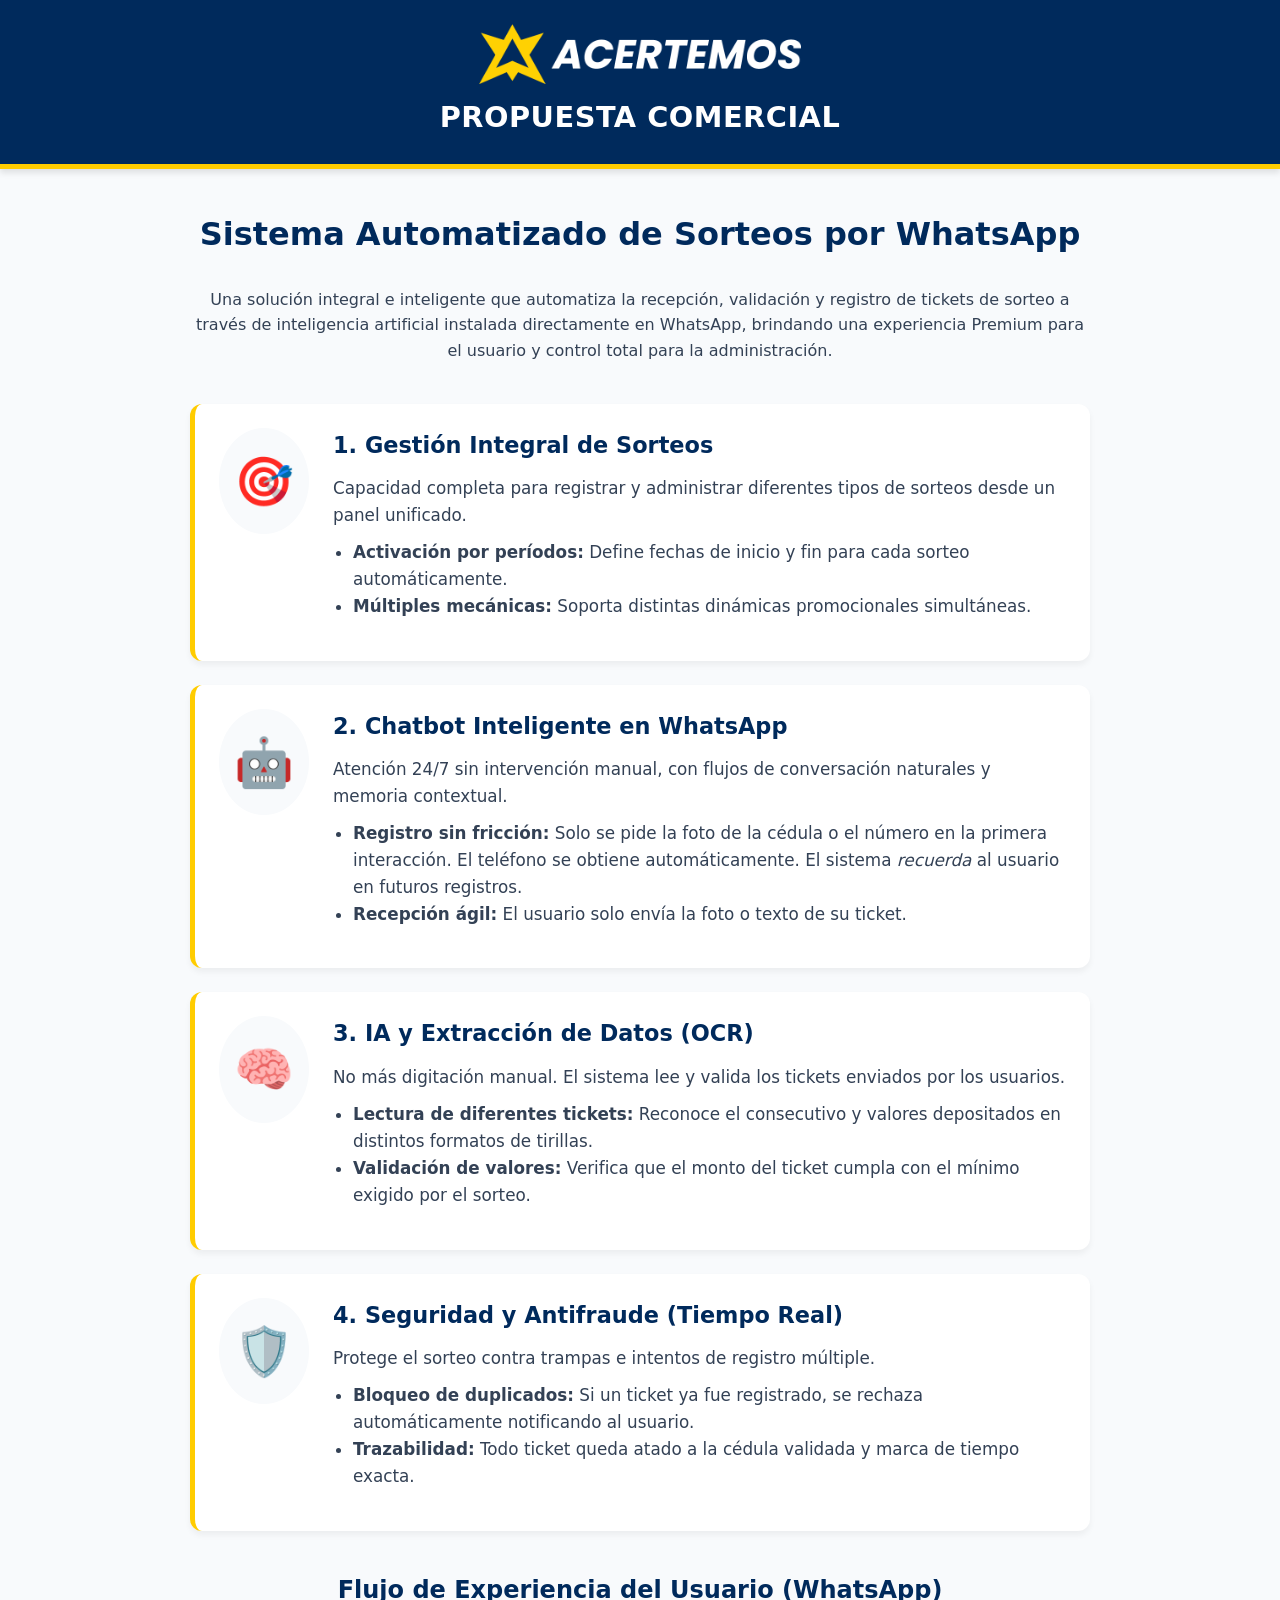
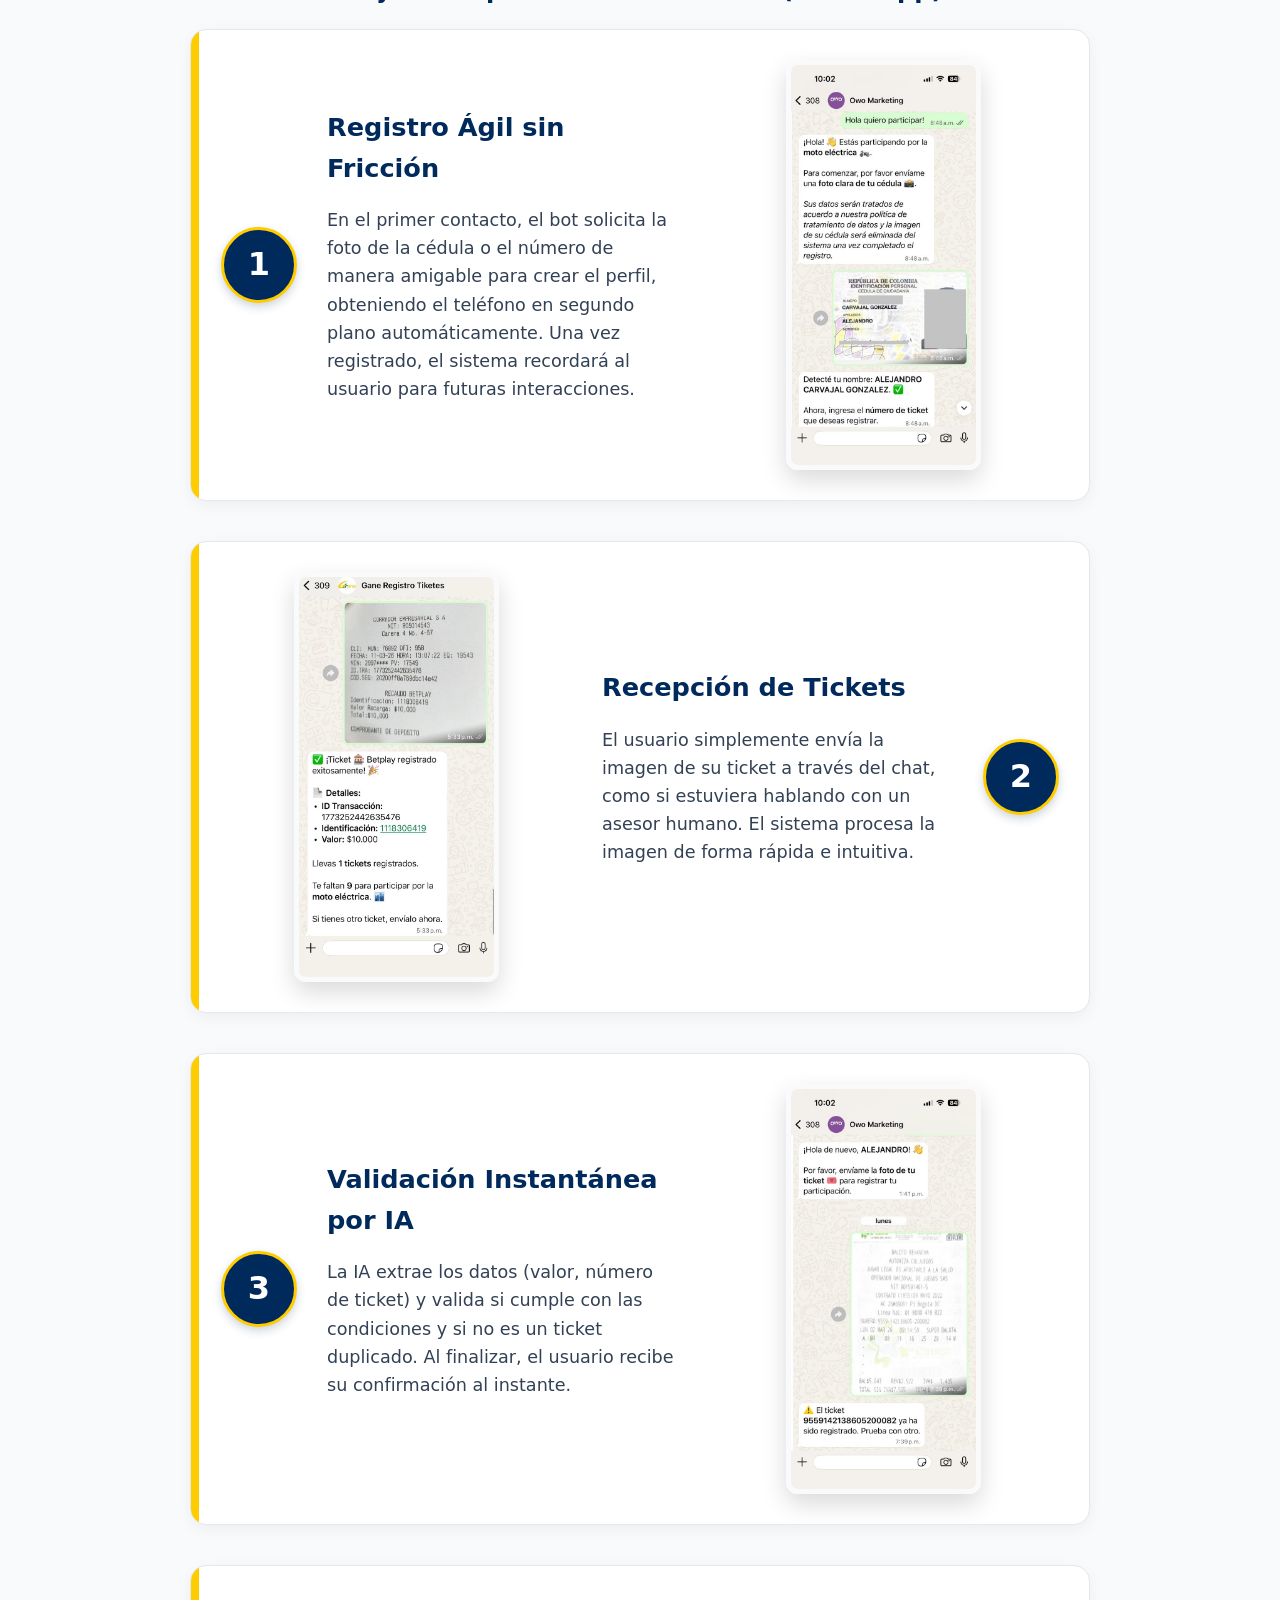
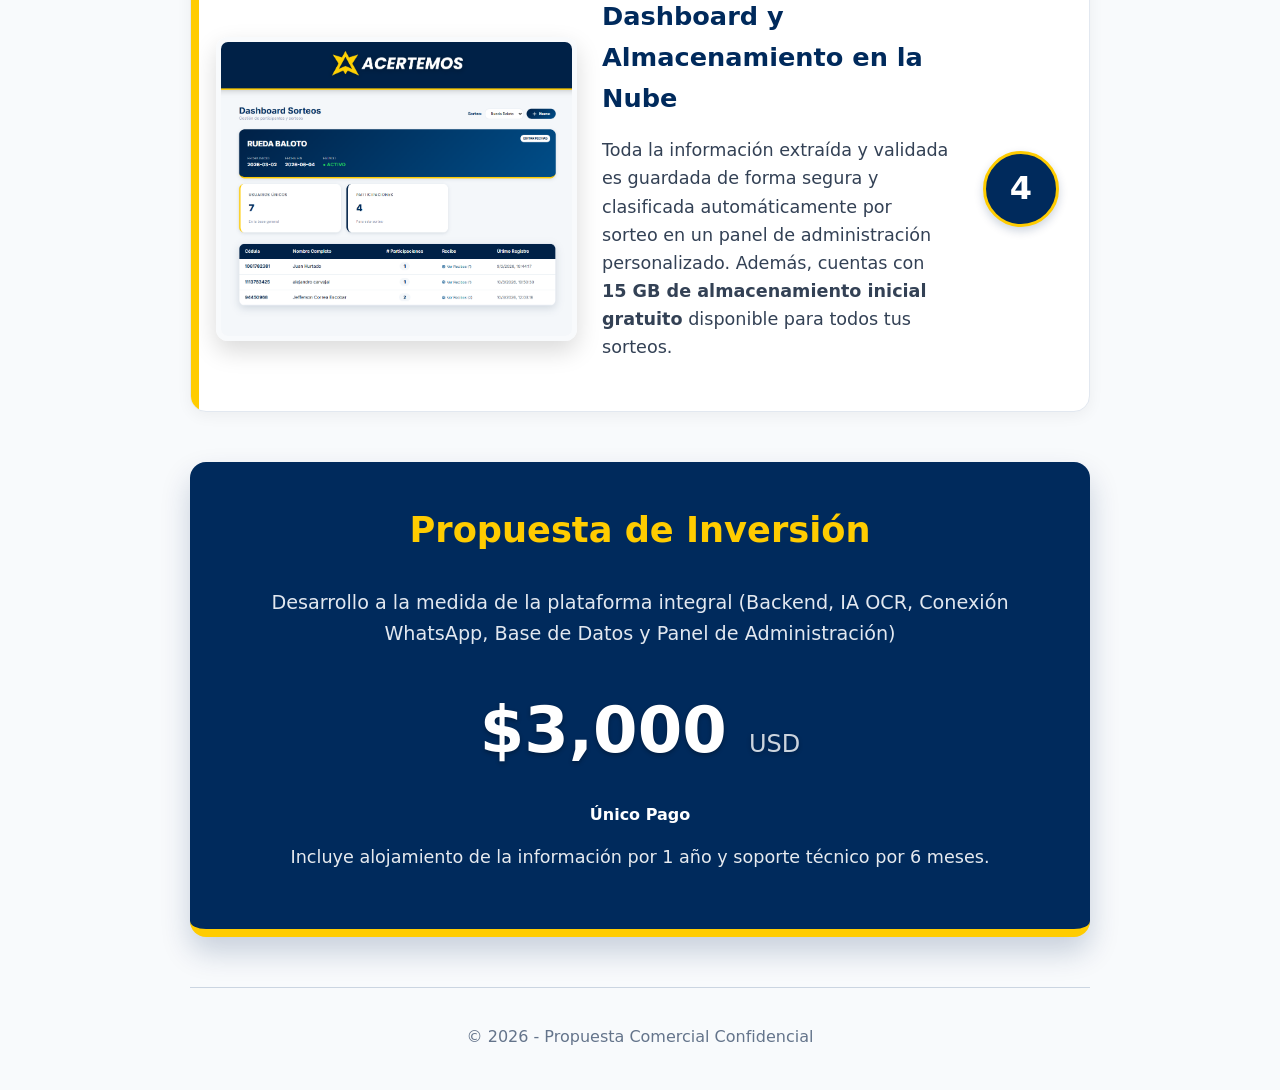
<file: propuesta_comercial.html>
<!DOCTYPE html>
<html lang="es">
<head>
    <meta charset="UTF-8">
    <meta name="viewport" content="width=device-width, initial-scale=1.0">
    <title>Propuesta Comercial - Sistema de Sorteos Acertemos</title>
    <style>
        :root {
            --primary-blue: #002a5c;
            --accent-gold: #ffcc00;
            --bg-color: #f8fafc;
            --success-green: #22c55e;
            --text-dark: #334155;
        }

        body {
            font-family: 'Segoe UI', system-ui, -apple-system, sans-serif;
            background-color: var(--bg-color);
            color: var(--text-dark);
            margin: 0;
            padding: 0;
            line-height: 1.6;
        }

        .brand-header {
            background-color: var(--primary-blue);
            border-bottom: 5px solid var(--accent-gold);
            padding: 24px;
            text-align: center;
            box-shadow: 0 4px 6px rgba(0,0,0,0.1);
            color: white;
            position: sticky;
            top: 0;
            z-index: 100;
        }

        .brand-header h1 {
            margin: 0;
            font-size: 1.8rem;
            letter-spacing: 0.5px;
        }

        .container {
            max-width: 900px;
            margin: 40px auto;
            padding: 0 20px;
        }

        .intro {
            text-align: center;
            margin-bottom: 40px;
        }

        .intro h2 {
            color: var(--primary-blue);
            font-size: 2rem;
        }

        .featured-card {
            background: white;
            border-radius: 12px;
            padding: 24px;
            margin-bottom: 24px;
            box-shadow: 0 4px 6px rgba(0,0,0,0.05);
            border-left: 5px solid var(--accent-gold);
            transition: transform 0.3s ease, box-shadow 0.3s ease;
            display: flex;
            align-items: flex-start;
            gap: 24px;
        }

        .featured-card:hover {
            transform: translateY(-8px);
            box-shadow: 0 12px 20px rgba(0,0,0,0.1);
        }

        .featured-icon {
            font-size: 3rem;
            background: var(--bg-color);
            padding: 15px;
            border-radius: 50%;
            display: flex;
            align-items: center;
            justify-content: center;
        }

        .featured-content {
            flex: 1;
        }

        .featured-title {
            margin: 0 0 12px 0;
            color: var(--primary-blue);
            font-size: 1.4rem;
        }

        .featured-description {
            margin: 0;
            color: var(--text-dark);
            font-size: 1.05rem;
        }
        
        .featured-description ul {
            margin-top: 10px;
            padding-left: 20px;
        }

        /* Chat interface simulation */
        .chat-section-title {
            text-align: center;
            color: var(--primary-blue);
            margin: 40px 0 20px;
        }

        .chat-container {
            background: white;
            border-radius: 16px;
            padding: 24px;
            margin-bottom: 40px;
            box-shadow: 0 4px 15px rgba(0,0,0,0.05);
            display: flex;
            flex-direction: column;
            gap: 16px;
            border: 1px solid #e2e8f0;
        }

        .message {
            display: flex;
            align-items: flex-end;
            gap: 12px;
            max-width: 80%;
        }

        .message.bot {
            align-self: flex-start;
        }

        .message.bot .message-bubble {
            background: #f1f5f9;
            color: var(--text-dark);
            border-bottom-left-radius: 4px;
            border-left: 4px solid var(--accent-gold);
        }

        .message.user {
            align-self: flex-end;
            flex-direction: row-reverse;
        }

        .message.user .message-bubble {
            background: linear-gradient(135deg, var(--primary-blue), #004a9f);
            color: white;
            border-bottom-right-radius: 4px;
        }

        .message-avatar {
            font-size: 2rem;
            line-height: 1;
        }

        .message-bubble {
            padding: 14px 18px;
            border-radius: 18px;
            box-shadow: 0 2px 5px rgba(0,0,0,0.08);
            font-size: 1.05rem;
            animation: slideFadeUp 0.4s ease-out;
        }

        /* Bot images simulation */
        .ticket-img {
            width: 150px;
            height: 80px;
            background: #fff;
            border: 2px dashed #cbd5e1;
            display: flex;
            align-items: center;
            justify-content: center;
            border-radius: 8px;
            margin-top: 8px;
            color: #94a3b8;
            font-weight: bold;
        }

        @keyframes slideFadeUp {
            from { opacity: 0; transform: translateY(15px); }
            to { opacity: 1; transform: translateY(0); }
        }

        .flow-container {
            display: flex;
            flex-direction: column;
            gap: 40px;
            margin-bottom: 50px;
        }

        .flow-step {
            display: flex;
            gap: 30px;
            background: white;
            border-radius: 16px;
            padding: 30px;
            box-shadow: 0 4px 15px rgba(0,0,0,0.05);
            border: 1px solid #e2e8f0;
            align-items: center;
            position: relative;
            overflow: hidden;
        }

        .flow-step::before {
            content: '';
            position: absolute;
            left: 0;
            top: 0;
            bottom: 0;
            width: 8px;
            background: var(--accent-gold);
        }

        .step-number {
            background: var(--primary-blue);
            color: white;
            font-size: 2rem;
            font-weight: bold;
            width: 70px;
            height: 70px;
            display: flex;
            align-items: center;
            justify-content: center;
            border-radius: 50%;
            flex-shrink: 0;
            box-shadow: 0 4px 10px rgba(0, 42, 92, 0.2);
            border: 3px solid var(--accent-gold);
        }

        .step-content {
            flex: 1;
        }

        .step-content h3 {
            color: var(--primary-blue);
            margin-top: 0;
            margin-bottom: 10px;
            font-size: 1.6rem;
        }

        .step-content p {
            margin-bottom: 20px;
            font-size: 1.1rem;
            color: var(--text-dark);
        }

        .screenshot-wrapper {
            flex: 1;
            display: flex;
            justify-content: center;
        }

        .screenshot-img {
            max-width: 100%;
            max-height: 400px;
            border-radius: 12px;
            box-shadow: 0 10px 25px rgba(0,0,0,0.15);
            border: 5px solid #f8fafc;
            object-fit: contain;
            transition: transform 0.3s ease;
        }
        
        .screenshot-img:hover {
            transform: scale(1.03);
        }

        @media (max-width: 768px) {
            .flow-step, .flow-step[style*="flex-direction: row-reverse"] {
                flex-direction: column !important;
                text-align: center;
            }
            .flow-step::before {
                width: 100%;
                height: 8px;
                bottom: auto;
            }
        }

        .price-card {
            background: var(--primary-blue);
            color: white;
            border-radius: 16px;
            padding: 40px;
            text-align: center;
            border-bottom: 8px solid var(--accent-gold);
            box-shadow: 0 15px 30px rgba(0,42,92,0.2);
            margin-top: 50px;
            position: relative;
            overflow: hidden;
        }

        .price-card h2 {
            color: var(--accent-gold);
            margin-top: 0;
            font-size: 2.2rem;
        }

        .price {
            font-size: 4rem;
            font-weight: bold;
            margin: 20px 0;
            text-shadow: 0 2px 4px rgba(0,0,0,0.3);
        }

        .price span {
            font-size: 1.5rem;
            opacity: 0.8;
            font-weight: normal;
        }
        
        .investment-details {
            font-size: 1.2rem;
            color: #e2e8f0;
            margin-bottom: 30px;
        }

        .cta-button {
            background-color: var(--success-green);
            color: white;
            padding: 16px 32px;
            border-radius: 8px;
            font-weight: bold;
            font-size: 1.2rem;
            border: none;
            cursor: pointer;
            transition: background 0.3s;
            text-transform: uppercase;
            letter-spacing: 1px;
            box-shadow: 0 4px 6px rgba(0,0,0,0.1);
            text-decoration: none;
            display: inline-block;
        }

        .cta-button:hover {
            background-color: #16a34a;
        }
        
        .footer {
            text-align: center;
            margin-top: 50px;
            padding-top: 20px;
            border-top: 1px solid #cbd5e1;
            color: #64748b;
        }

        @media print {
            body {
                background-color: white !important;
                -webkit-print-color-adjust: exact !important;
                print-color-adjust: exact !important;
            }
            .brand-header {
                position: static !important;
                box-shadow: none !important;
            }
            .container {
                max-width: 100%;
                margin: 0 auto;
            }
            .chat-section-title {
                page-break-before: always;
                break-before: always;
                page-break-after: avoid;
                break-after: avoid;
            }
            .featured-card, .flow-step, .price-card {
                page-break-inside: avoid;
                break-inside: avoid;
                box-shadow: none !important;
                border: 1px solid #e2e8f0;
            }
            .price-card {
                background: var(--primary-blue) !important;
                color: white !important;
            }
            .price-card h2, .price-card .price {
                color: var(--accent-gold) !important;
            }
            .flow-step::before {
                display: none !important;
            }
            .flow-step {
                border-left: 8px solid var(--accent-gold) !important;
            }
        }
    </style>
</head>
<body>

    <header class="brand-header">
        <img src="assets/acertemos_logo.png" alt="Acertemos" style="max-height: 60px; display: block; margin: 0 auto 10px auto;">
        <h1>PROPUESTA COMERCIAL</h1>
    </header>

    <div class="container">
        
        <div class="intro">
            <h2>Sistema Automatizado de Sorteos por WhatsApp</h2>
            <p>Una solución integral e inteligente que automatiza la recepción, validación y registro de tickets de sorteo a través de inteligencia artificial instalada directamente en WhatsApp, brindando una experiencia Premium para el usuario y control total para la administración.</p>
        </div>

        <div class="featured-card">
            <div class="featured-icon">🎯</div>
            <div class="featured-content">
                <h2 class="featured-title">1. Gestión Integral de Sorteos</h2>
                <div class="featured-description">
                    Capacidad completa para registrar y administrar diferentes tipos de sorteos desde un panel unificado.
                    <ul>
                        <li><strong>Activación por períodos:</strong> Define fechas de inicio y fin para cada sorteo automáticamente.</li>
                        <li><strong>Múltiples mecánicas:</strong> Soporta distintas dinámicas promocionales simultáneas.</li>
                    </ul>
                </div>
            </div>
        </div>

        <div class="featured-card">
            <div class="featured-icon">🤖</div>
            <div class="featured-content">
                <h2 class="featured-title">2. Chatbot Inteligente en WhatsApp</h2>
                <div class="featured-description">
                    Atención 24/7 sin intervención manual, con flujos de conversación naturales y memoria contextual.
                    <ul>
                        <li><strong>Registro sin fricción:</strong> Solo se pide la foto de la cédula o el número en la primera interacción. El teléfono se obtiene automáticamente. El sistema <em>recuerda</em> al usuario en futuros registros.</li>
                        <li><strong>Recepción ágil:</strong> El usuario solo envía la foto o texto de su ticket.</li>
                    </ul>
                </div>
            </div>
        </div>

        <div class="featured-card">
            <div class="featured-icon">🧠</div>
            <div class="featured-content">
                <h2 class="featured-title">3. IA y Extracción de Datos (OCR)</h2>
                <div class="featured-description">
                    No más digitación manual. El sistema lee y valida los tickets enviados por los usuarios.
                    <ul>
                        <li><strong>Lectura de diferentes tickets:</strong> Reconoce el consecutivo y valores depositados en distintos formatos de tirillas.</li>
                        <li><strong>Validación de valores:</strong> Verifica que el monto del ticket cumpla con el mínimo exigido por el sorteo.</li>
                    </ul>
                </div>
            </div>
        </div>

        <div class="featured-card">
            <div class="featured-icon">🛡️</div>
            <div class="featured-content">
                <h2 class="featured-title">4. Seguridad y Antifraude (Tiempo Real)</h2>
                <div class="featured-description">
                    Protege el sorteo contra trampas e intentos de registro múltiple.
                    <ul>
                        <li><strong>Bloqueo de duplicados:</strong> Si un ticket ya fue registrado, se rechaza automáticamente notificando al usuario.</li>
                        <li><strong>Trazabilidad:</strong> Todo ticket queda atado a la cédula validada y marca de tiempo exacta.</li>
                    </ul>
                </div>
            </div>
        </div>

        <h2 class="chat-section-title">Flujo de Experiencia del Usuario (WhatsApp)</h2>
        <div class="flow-container">
            <div class="flow-step">
                <div class="step-number">1</div>
                <div class="step-content">
                    <h3>Registro Ágil sin Fricción</h3>
                    <p>En el primer contacto, el bot solicita la foto de la cédula o el número de manera amigable para crear el perfil, obteniendo el teléfono en segundo plano automáticamente. Una vez registrado, el sistema recordará al usuario para futuras interacciones.</p>
                </div>
                <div class="screenshot-wrapper">
                    <img src="screenshots/cedula.jpg" alt="Registro Cédula" class="screenshot-img">
                </div>
            </div>
            
            <div class="flow-step" style="flex-direction: row-reverse;">
                <div class="step-number">2</div>
                <div class="step-content">
                    <h3>Recepción de Tickets</h3>
                    <p>El usuario simplemente envía la imagen de su ticket a través del chat, como si estuviera hablando con un asesor humano. El sistema procesa la imagen de forma rápida e intuitiva.</p>
                </div>
                <div class="screenshot-wrapper">
                    <img src="screenshots/tiket.jpg" alt="Envío Ticket" class="screenshot-img">
                </div>
            </div>
            
            <div class="flow-step">
                <div class="step-number">3</div>
                <div class="step-content">
                    <h3>Validación Instantánea por IA</h3>
                    <p>La IA extrae los datos (valor, número de ticket) y valida si cumple con las condiciones y si no es un ticket duplicado. Al finalizar, el usuario recibe su confirmación al instante.</p>
                </div>
                <div class="screenshot-wrapper">
                    <img src="screenshots/validacion.jpg" alt="Validación IA" class="screenshot-img">
                </div>
            </div>

            <div class="flow-step" style="flex-direction: row-reverse;">
                <div class="step-number">4</div>
                <div class="step-content">
                    <h3>Dashboard y Almacenamiento en la Nube</h3>
                    <p>Toda la información extraída y validada es guardada de forma segura y clasificada automáticamente por sorteo en un panel de administración personalizado. Además, cuentas con <strong>15 GB de almacenamiento inicial gratuito</strong> disponible para todos tus sorteos.</p>
                </div>
                <div class="screenshot-wrapper">
                    <img src="screenshots/dashboard.png" alt="Dashboard Administrativo" class="screenshot-img">
                </div>
            </div>
        </div>

        <div class="price-card">
            <h2>Propuesta de Inversión</h2>
            <p class="investment-details">Desarrollo a la medida de la plataforma integral (Backend, IA OCR, Conexión WhatsApp, Base de Datos y Panel de Administración)</p>
            <div class="price">$3,000 <span>USD</span></div>
            <p><strong>Único Pago</strong></p>
            <p style="font-size: 1.1rem; margin-top: 10px; opacity: 0.9;">Incluye alojamiento de la información por 1 año y soporte técnico por 6 meses.</p>
        </div>
        
        <div class="footer">
            <p>&copy; 2026 - Propuesta Comercial Confidencial</p>
        </div>

    </div>
</body>
</html>
</file>
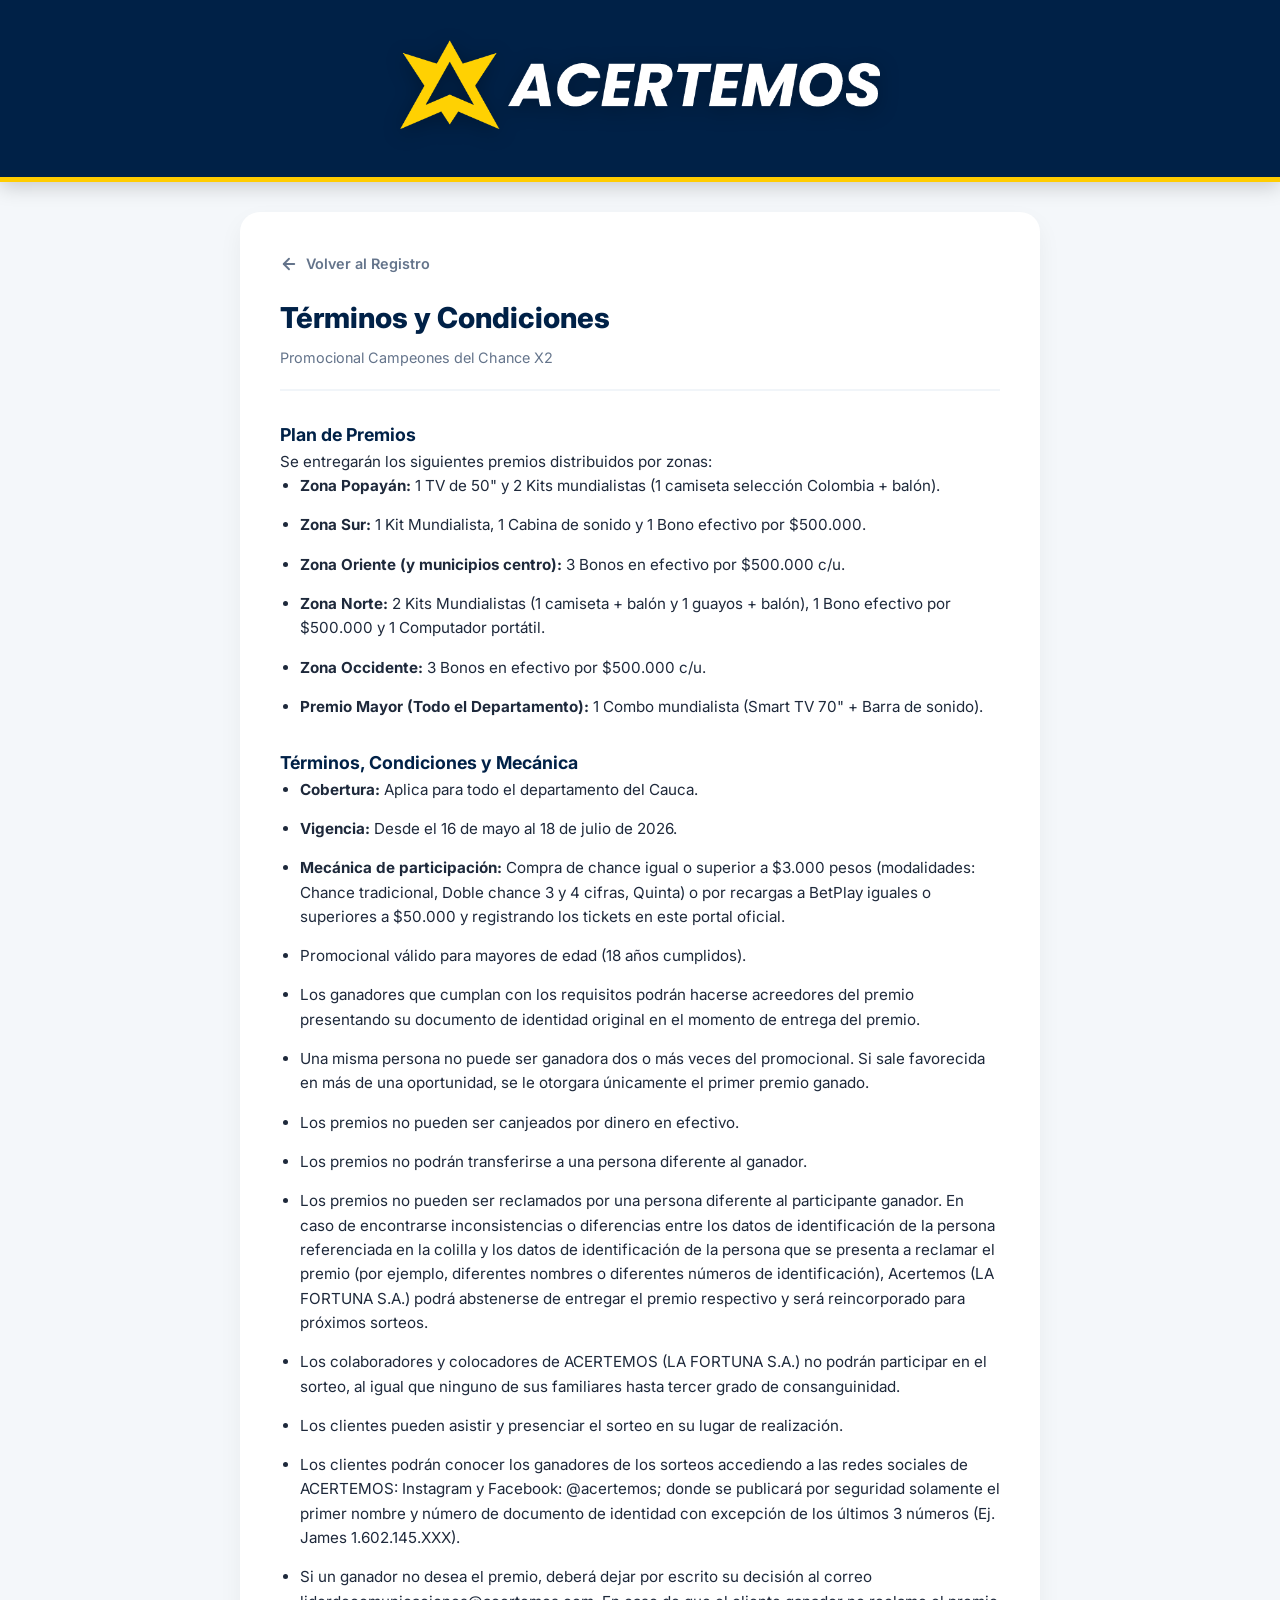
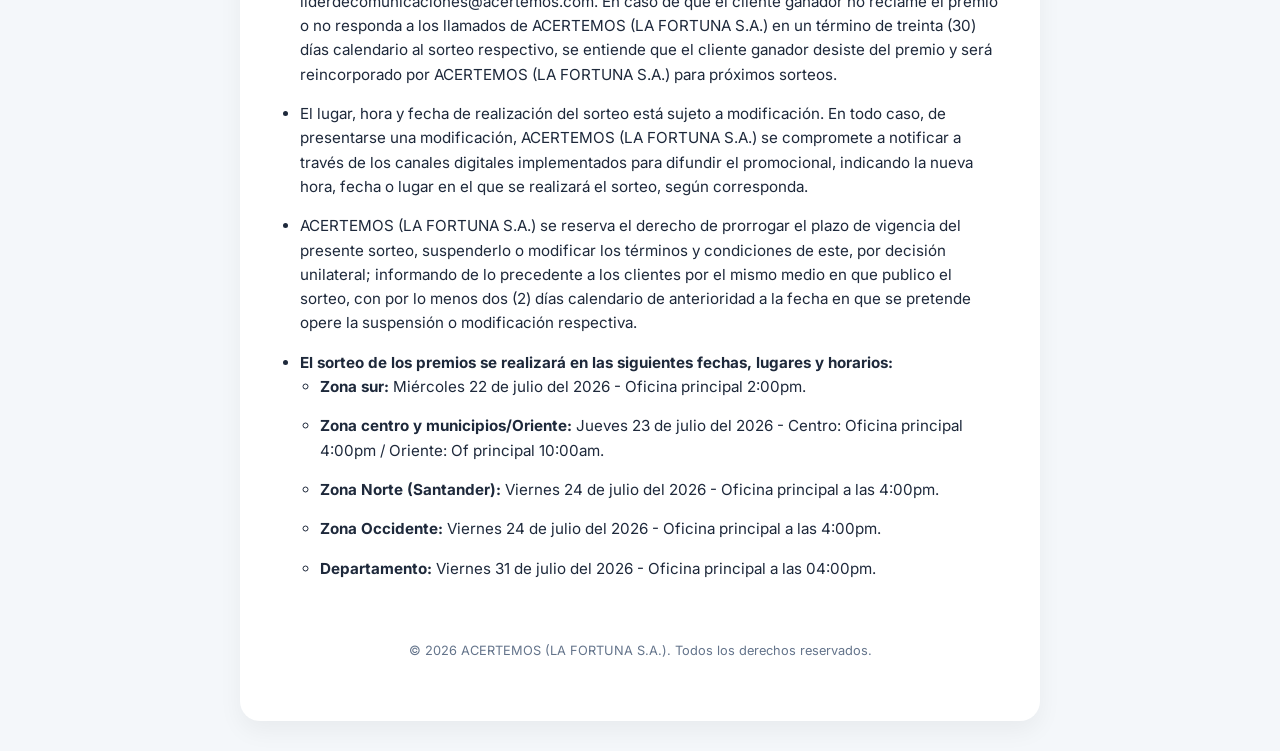
<file: terminos.html>
<!DOCTYPE html>
<html lang="es">

<head>
    <meta charset="UTF-8">
    <meta name="viewport" content="width=device-width, initial-scale=1.0">
    <title>Términos y Condiciones - Acertemos Sorteos</title>
    <link rel="stylesheet" href="acertemos_premium_ui/resources/styles.css">
    <link href="https://fonts.googleapis.com/css2?family=Inter:wght@400;500;600;700;800&display=swap" rel="stylesheet">
    <style>
        :root {
            --primary-gradient: linear-gradient(135deg, #002147 0%, #004e89 100%);
            --acertemos-blue: #002147;
            --acertemos-gold: #ffcc00;
        }

        body {
            background-color: #f4f7fa;
            margin: 0;
            padding: 0;
            font-family: 'Inter', sans-serif;
            color: #1e293b;
            line-height: 1.6;
        }


        .terms-container {
            max-width: 800px;
            margin: 30px auto;
            background: white;
            padding: 40px;
            border-radius: 20px;
            box-shadow: 0 10px 25px rgba(0, 0, 0, 0.05);
        }

        .terms-header {
            text-align: left;
            margin-bottom: 30px;
            border-bottom: 2px solid #f1f5f9;
            padding-bottom: 20px;
        }

        h1 {
            color: var(--acertemos-blue);
            font-size: 1.8rem;
            font-weight: 800;
            margin: 0;
        }

        .terms-content {
            font-size: 0.95rem;
        }

        ul {
            padding-left: 20px;
        }

        li {
            margin-bottom: 15px;
        }

        .back-link {
            display: inline-flex;
            align-items: center;
            gap: 8px;
            color: #64748b;
            text-decoration: none;
            font-weight: 600;
            font-size: 0.9rem;
            margin-bottom: 20px;
            transition: color 0.2s;
        }

        .back-link:hover {
            color: var(--acertemos-blue);
        }

        footer {
            text-align: center;
            margin-top: 40px;
            padding: 20px;
            font-size: 0.8rem;
            color: #64748b;
        }

        @media (max-width: 600px) {
            .terms-container {
                margin: 0;
                border-radius: 0;
                padding: 25px 20px;
            }

            h1 {
                font-size: 1.5rem;
            }
        }
    </style>
</head>

<body>
    <header class="brand-header">
        <img src="assets/acertemos_logo.png" alt="Acertemos" class="brand-logo">
    </header>

    <div class="terms-container">
        <a href="index.html" class="back-link">
            <svg width="18" height="18" viewBox="0 0 24 24" fill="none" stroke="currentColor" stroke-width="2.5"
                stroke-linecap="round" stroke-linejoin="round">
                <line x1="19" y1="12" x2="5" y2="12"></line>
                <polyline points="12 19 5 12 12 5"></polyline>
            </svg>
            Volver al Registro
        </a>

        <div class="terms-header">
            <h1>Términos y Condiciones</h1>
            <p style="color: #64748b; font-size: 0.9rem; margin-top: 5px;">Promocional Campeones del Chance X2</p>
        </div>

        <div class="terms-content">
            <h3 style="color: var(--acertemos-blue); margin-top: 0;">Plan de Premios</h3>
            <p>Se entregarán los siguientes premios distribuidos por zonas:</p>
            <ul>
                <li><strong>Zona Popayán:</strong> 1 TV de 50" y 2 Kits mundialistas (1 camiseta selección Colombia + balón).</li>
                <li><strong>Zona Sur:</strong> 1 Kit Mundialista, 1 Cabina de sonido y 1 Bono efectivo por $500.000.</li>
                <li><strong>Zona Oriente (y municipios centro):</strong> 3 Bonos en efectivo por $500.000 c/u.</li>
                <li><strong>Zona Norte:</strong> 2 Kits Mundialistas (1 camiseta + balón y 1 guayos + balón), 1 Bono efectivo por $500.000 y 1 Computador portátil.</li>
                <li><strong>Zona Occidente:</strong> 3 Bonos en efectivo por $500.000 c/u.</li>
                <li><strong>Premio Mayor (Todo el Departamento):</strong> 1 Combo mundialista (Smart TV 70" + Barra de sonido).</li>
            </ul>

            <h3 style="color: var(--acertemos-blue); margin-top: 30px;">Términos, Condiciones y Mecánica</h3>
            <ul>
                <li><strong>Cobertura:</strong> Aplica para todo el departamento del Cauca.</li>
                <li><strong>Vigencia:</strong> Desde el 16 de mayo al 18 de julio de 2026.</li>
                <li><strong>Mecánica de participación:</strong> Compra de chance igual o superior a $3.000 pesos (modalidades: Chance tradicional, Doble chance 3 y 4 cifras, Quinta) o por recargas a BetPlay iguales o superiores a $50.000 y registrando los tickets en este portal oficial.</li>
                <li>Promocional válido para mayores de edad (18 años cumplidos).</li>
                <li>Los ganadores que cumplan con los requisitos podrán hacerse acreedores del premio presentando su documento de identidad original en el momento de entrega del premio.</li>
                <li>Una misma persona no puede ser ganadora dos o más veces del promocional. Si sale favorecida en más de una oportunidad, se le otorgara únicamente el primer premio ganado.</li>
                <li>Los premios no pueden ser canjeados por dinero en efectivo.</li>
                <li>Los premios no podrán transferirse a una persona diferente al ganador.</li>
                <li>Los premios no pueden ser reclamados por una persona diferente al participante ganador. En caso de encontrarse inconsistencias o diferencias entre los datos de identificación de la persona referenciada en la colilla y los datos de identificación de la persona que se presenta a reclamar el premio (por ejemplo, diferentes nombres o diferentes números de identificación), Acertemos (LA FORTUNA S.A.) podrá abstenerse de entregar el premio respectivo y será reincorporado para próximos sorteos.</li>
                <li>Los colaboradores y colocadores de ACERTEMOS (LA FORTUNA S.A.) no podrán participar en el sorteo, al igual que ninguno de sus familiares hasta tercer grado de consanguinidad.</li>
                <li>Los clientes pueden asistir y presenciar el sorteo en su lugar de realización.</li>
                <li>Los clientes podrán conocer los ganadores de los sorteos accediendo a las redes sociales de ACERTEMOS: Instagram y Facebook: @acertemos; donde se publicará por seguridad solamente el primer nombre y número de documento de identidad con excepción de los últimos 3 números (Ej. James 1.602.145.XXX).</li>
                <li>Si un ganador no desea el premio, deberá dejar por escrito su decisión al correo liderdecomunicaciones@acertemos.com. En caso de que el cliente ganador no reclame el premio o no responda a los llamados de ACERTEMOS (LA FORTUNA S.A.) en un término de treinta (30) días calendario al sorteo respectivo, se entiende que el cliente ganador desiste del premio y será reincorporado por ACERTEMOS (LA FORTUNA S.A.) para próximos sorteos.</li>
                <li>El lugar, hora y fecha de realización del sorteo está sujeto a modificación. En todo caso, de presentarse una modificación, ACERTEMOS (LA FORTUNA S.A.) se compromete a notificar a través de los canales digitales implementados para difundir el promocional, indicando la nueva hora, fecha o lugar en el que se realizará el sorteo, según corresponda.</li>
                <li>ACERTEMOS (LA FORTUNA S.A.) se reserva el derecho de prorrogar el plazo de vigencia del presente sorteo, suspenderlo o modificar los términos y condiciones de este, por decisión unilateral; informando de lo precedente a los clientes por el mismo medio en que publico el sorteo, con por lo menos dos (2) días calendario de anterioridad a la fecha en que se pretende opere la suspensión o modificación respectiva.</li>
                <li><strong>El sorteo de los premios se realizará en las siguientes fechas, lugares y horarios:</strong>
                    <ul>
                        <li><strong>Zona sur:</strong> Miércoles 22 de julio del 2026 - Oficina principal 2:00pm.</li>
                        <li><strong>Zona centro y municipios/Oriente:</strong> Jueves 23 de julio del 2026 - Centro: Oficina principal 4:00pm / Oriente: Of principal 10:00am.</li>
                        <li><strong>Zona Norte (Santander):</strong> Viernes 24 de julio del 2026 - Oficina principal a las 4:00pm.</li>
                        <li><strong>Zona Occidente:</strong> Viernes 24 de julio del 2026 - Oficina principal a las 4:00pm.</li>
                        <li><strong>Departamento:</strong> Viernes 31 de julio del 2026 - Oficina principal a las 04:00pm.</li>
                    </ul>
                </li>
            </ul>
        </div>

        <footer>
            &copy; 2026 ACERTEMOS (LA FORTUNA S.A.). Todos los derechos reservados.
        </footer>
    </div>
</body>

</html>
</file>
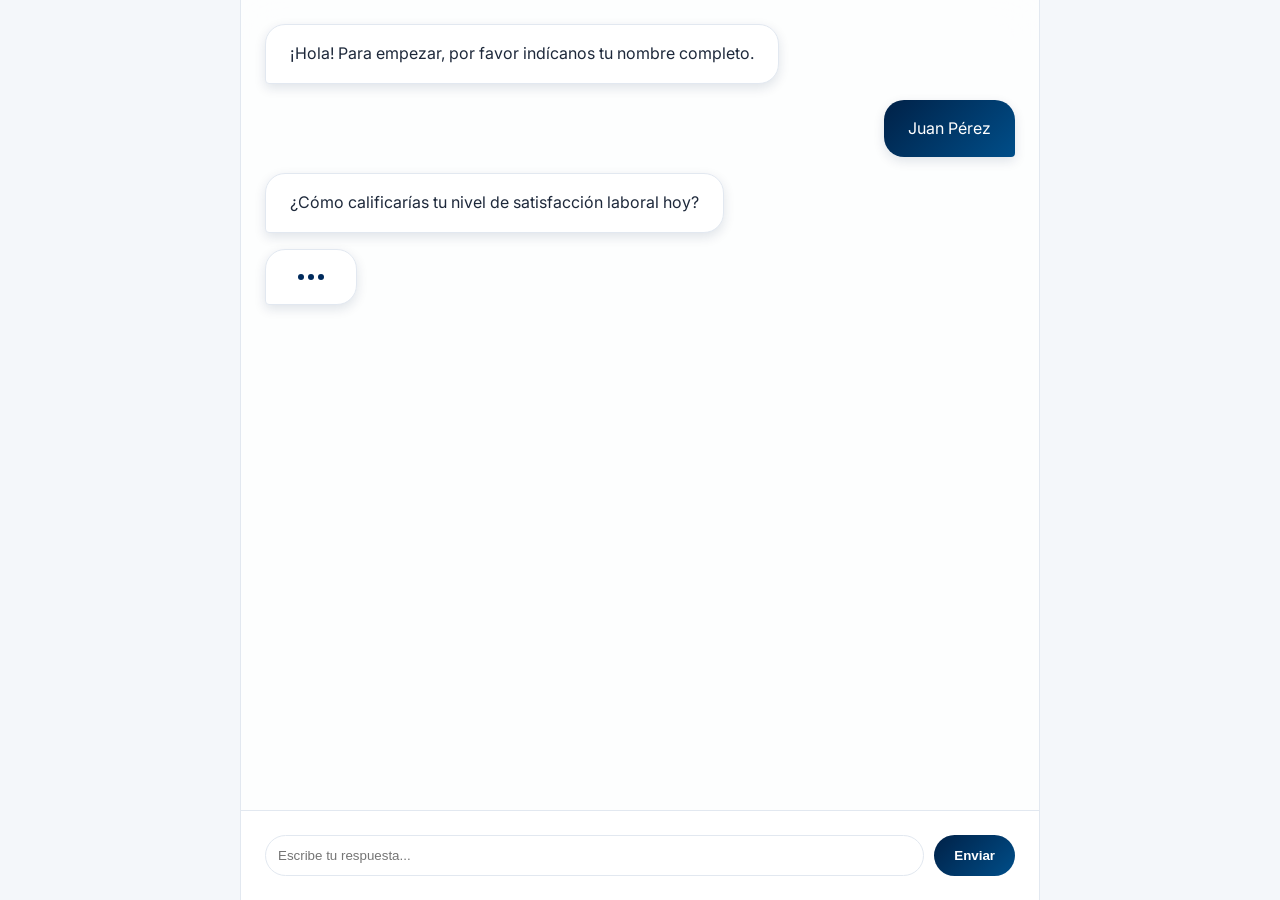
<file: acertemos_premium_ui/resources/components/chat_layout.html>
<!DOCTYPE html>
<html lang="es">

<head>
    <meta charset="UTF-8">
    <meta name="viewport" content="width=device-width, initial-scale=1.0">
    <title>Chat Form - Acertemos UI</title>
    <link rel="stylesheet" href="../styles.css">
    <link href="https://fonts.googleapis.com/css2?family=Inter:wght@400;600;800&display=swap" rel="stylesheet">
</head>

<body>
    <div class="chat-app">
        <!-- Messages -->
        <main class="chat-messages">
            <!-- Bot Message -->
            <div class="message bot">
                <div class="message-bubble">
                    <div class="message-text">¡Hola! Para empezar, por favor indícanos tu nombre completo.</div>
                </div>
            </div>

            <!-- User Message -->
            <div class="message user">
                <div class="message-bubble">
                    <div class="message-text">Juan Pérez</div>
                </div>
            </div>

            <!-- Bot Question -->
            <div class="message bot">
                <div class="message-bubble">
                    <div class="message-text">¿Cómo calificarías tu nivel de satisfacción laboral hoy?</div>
                </div>
            </div>

            <!-- Typing Indicator -->
            <div class="message bot">
                <div class="message-bubble">
                    <div class="typing-indicator">
                        <div class="typing-dot"></div>
                        <div class="typing-dot"></div>
                        <div class="typing-dot"></div>
                    </div>
                </div>
            </div>
        </main>

        <!-- Input Area -->
        <footer class="chat-input-area">
            <div style="display: flex; gap: 10px;">
                <input type="text" placeholder="Escribe tu respuesta..."
                    style="flex: 1; padding: 12px; border-radius: 25px; border: 1px solid var(--border-color); outline: none;">
                <button
                    style="background: var(--primary-gradient); color: white; border: none; padding: 10px 20px; border-radius: 25px; cursor: pointer; font-weight: 600;">Enviar</button>
            </div>
        </footer>
    </div>
</body>

</html>
</file>
<file: acertemos_premium_ui/resources/styles.css>
/* ===================================
   ACERTEMOS PREMIUM UI - DESIGN SYSTEM
   =================================== */

:root {
    /* Corporate Identity */
    --acertemos-blue: #002147;
    --acertemos-gold: #ffcc00;
    --acertemos-gold-dark: #e6b800;

    /* Theme Palette */
    --primary-color: #002a5c;
    --primary-light: #00408c;
    --primary-dark: #001a38;
    --primary-gradient: linear-gradient(135deg, #002147 0%, #004e89 100%);

    --accent-color: #ffcc00;
    --accent-gradient: linear-gradient(135deg, #ffcc00 0%, #ff9900 100%);

    /* Backgrounds */
    --bg-main: #f4f7fa;
    --bg-card: #ffffff;
    --bg-card-hover: #f1f5f9;
    --bg-glass: rgba(255, 255, 255, 0.95);

    /* Text */
    --text-primary: #1e293b;
    --text-secondary: #475569;
    --text-muted: #94a3b8;

    /* Borders & Shadows */
    --border-color: #e2e8f0;
    --shadow-sm: 0 1px 3px rgba(0, 0, 0, 0.08);
    --shadow-md: 0 4px 12px rgba(0, 33, 71, 0.12);
    --shadow-lg: 0 10px 30px rgba(0, 33, 71, 0.15);
    --shadow-glow: 0 0 25px rgba(0, 33, 71, 0.2);

    /* Spacing & Radius */
    --spacing-md: 1rem;
    --spacing-lg: 1.5rem;
    --spacing-xl: 2rem;
    --radius-md: 14px;
    --radius-lg: 20px;
    --radius-full: 9999px;

    /* Typography */
    --font-family: 'Inter', -apple-system, sans-serif;
    --transition-fast: 150ms ease;
    --transition-normal: 300ms ease;
}

/* Base Reset */
* {
    box-sizing: border-box;
    margin: 0;
    padding: 0;
}

body {
    font-family: var(--font-family);
    background-color: var(--bg-main);
    color: var(--text-primary);
    line-height: 1.6;
}

/* ===================================
   BRAND HEADER ("Barra Amarilla")
   =================================== */
.brand-header {
    background: var(--acertemos-blue);
    padding: 2.5rem 1rem;
    text-align: center;
    border-bottom: 5px solid var(--acertemos-gold);
    box-shadow: 0 4px 20px rgba(0, 0, 0, 0.2);
    position: relative;
    z-index: 100;
}

.brand-logo {
    max-width: 100%;
    width: 480px;
    height: auto;
    filter: drop-shadow(0 4px 10px rgba(0, 0, 0, 0.3));
    animation: fadeInDown 0.8s ease-out;
}

@keyframes fadeInDown {
    from {
        opacity: 0;
        transform: translateY(-20px);
    }

    to {
        opacity: 1;
        transform: translateY(0);
    }
}

/* ===================================
   INTERACTIVE CARDS
   =================================== */
.featured-card {
    background: white;
    border: 2px solid var(--border-color);
    border-radius: var(--radius-lg);
    padding: var(--spacing-xl);
    cursor: pointer;
    transition: all 0.4s cubic-bezier(0.175, 0.885, 0.32, 1.275);
    display: flex;
    align-items: center;
    gap: var(--spacing-xl);
    box-shadow: var(--shadow-md);
    position: relative;
    overflow: hidden;
}

.featured-card::after {
    content: '';
    position: absolute;
    top: 0;
    left: 0;
    width: 6px;
    height: 100%;
    background: var(--acertemos-gold);
}

.featured-card:hover {
    border-color: var(--acertemos-gold);
    transform: translateY(-8px) scale(1.02);
    box-shadow: 0 20px 40px rgba(0, 33, 71, 0.2);
}

.featured-icon {
    width: 80px;
    height: 80px;
    display: flex;
    align-items: center;
    justify-content: center;
    background: var(--acertemos-blue);
    border-radius: var(--radius-md);
    font-size: 2.5rem;
    color: var(--acertemos-gold);
    box-shadow: var(--shadow-md);
}

.featured-action {
    padding: var(--spacing-md) var(--spacing-xl);
    background: var(--acertemos-gold);
    color: var(--acertemos-blue);
    border-radius: var(--radius-full);
    font-weight: 800;
    text-transform: uppercase;
    transition: all var(--transition-fast);
    box-shadow: 0 4px 10px rgba(255, 204, 0, 0.3);
}

.featured-action:hover {
    background: var(--acertemos-gold-dark);
    transform: scale(1.05);
}

/* ===================================
   CONVERSATIONAL CHAT INTERFACE
   =================================== */
.chat-app {
    display: flex;
    flex-direction: column;
    height: 100vh;
    max-width: 800px;
    margin: 0 auto;
    background: rgba(255, 255, 255, 0.8);
    backdrop-filter: blur(20px);
    border-left: 1px solid var(--border-color);
    border-right: 1px solid var(--border-color);
}

.chat-messages {
    flex: 1;
    overflow-y: auto;
    padding: var(--spacing-lg);
    display: flex;
    flex-direction: column;
    gap: var(--spacing-md);
}

.message {
    display: flex;
    gap: var(--spacing-sm);
    max-width: 85%;
    animation: messageSlideIn 0.4s ease-out;
}

@keyframes messageSlideIn {
    from {
        opacity: 0;
        transform: translateY(20px);
    }

    to {
        opacity: 1;
        transform: translateY(0);
    }
}

.message.bot {
    align-self: flex-start;
}

.message.user {
    align-self: flex-end;
    flex-direction: row-reverse;
}

.message-bubble {
    padding: var(--spacing-md) var(--spacing-lg);
    border-radius: var(--radius-lg);
    box-shadow: var(--shadow-md);
}

.message.bot .message-bubble {
    background: white;
    border: 1px solid var(--border-color);
    border-bottom-left-radius: 4px;
}

.message.user .message-bubble {
    background: var(--primary-gradient);
    color: white;
    border-bottom-right-radius: 4px;
}

.chat-input-area {
    background: white;
    border-top: 1px solid var(--border-color);
    padding: var(--spacing-lg);
}

/* Typing Indicator */
.typing-indicator {
    display: flex;
    gap: 4px;
    padding: 8px;
}

.typing-dot {
    width: 6px;
    height: 6px;
    background: var(--primary-color);
    border-radius: 50%;
    animation: typingBounce 1.4s infinite;
}

@keyframes typingBounce {

    0%,
    60%,
    100% {
        transform: translateY(0);
    }

    30% {
        transform: translateY(-6px);
    }
}
</file>
